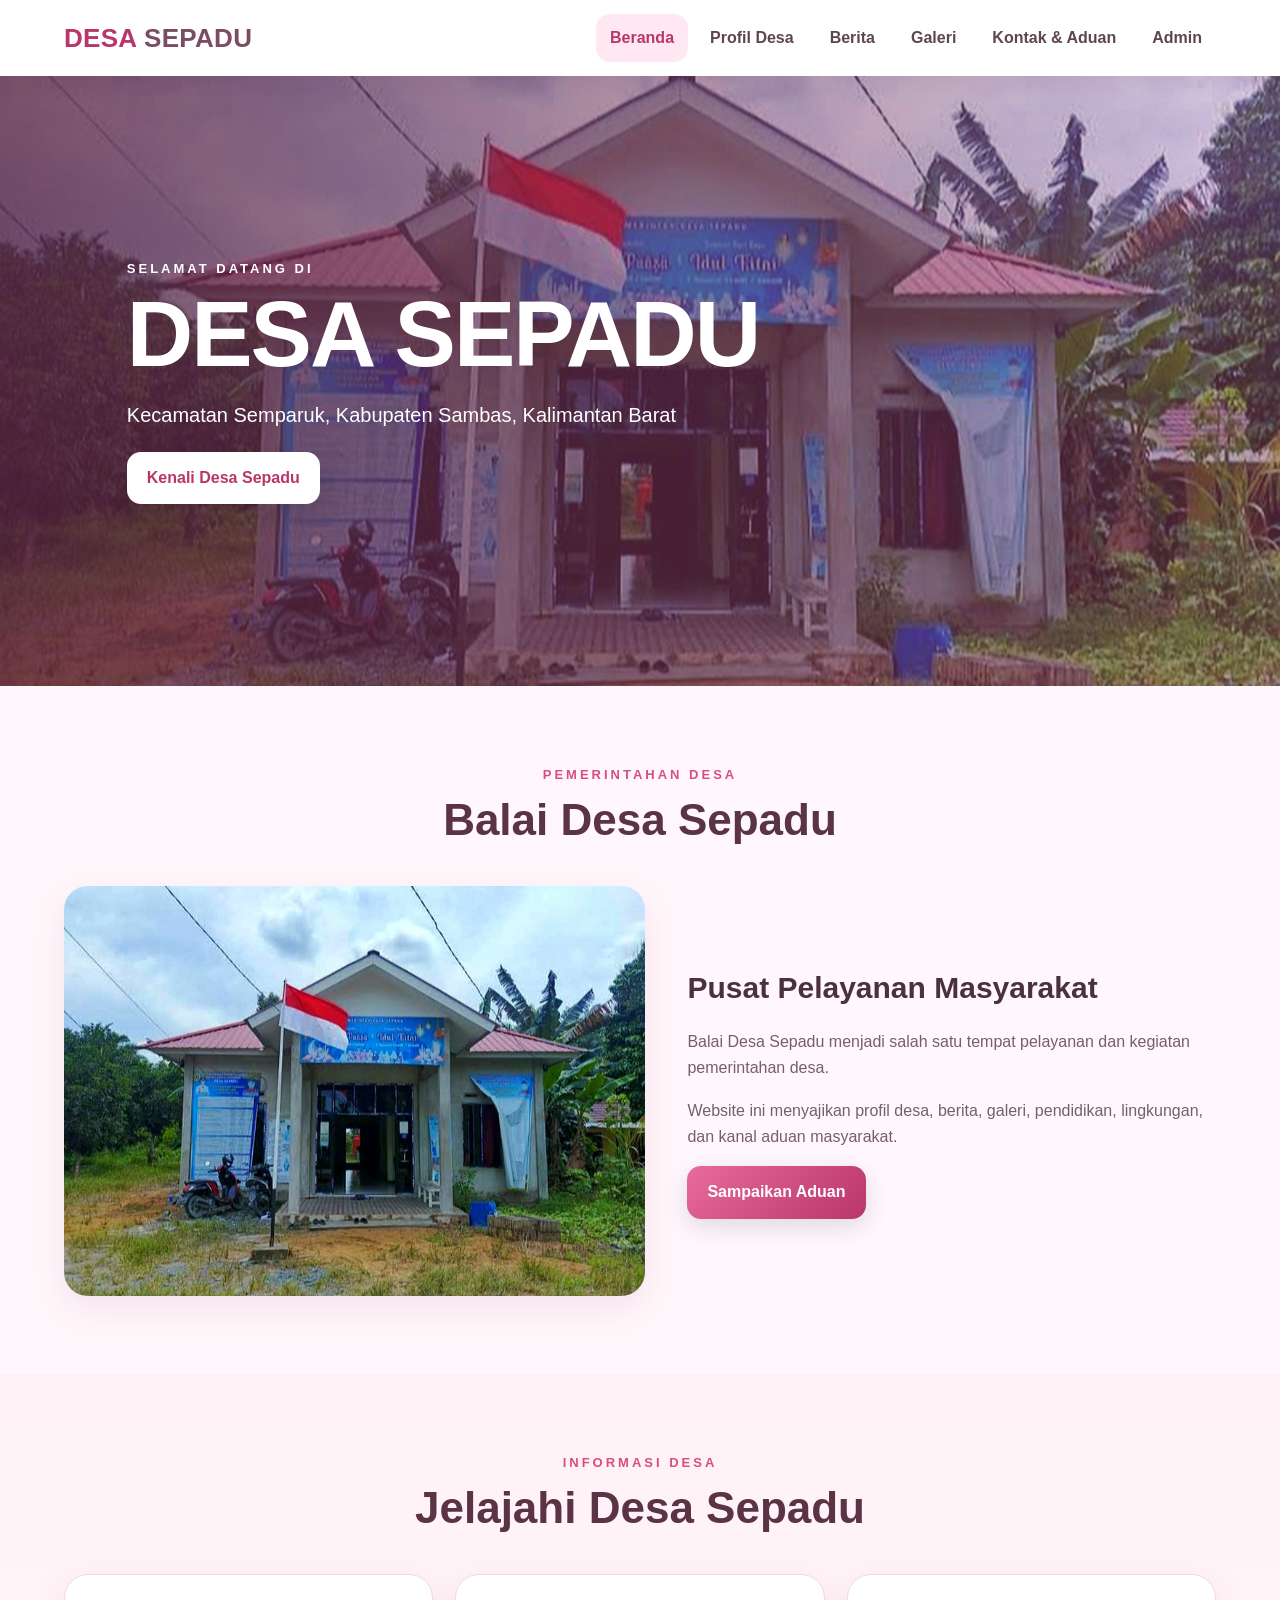
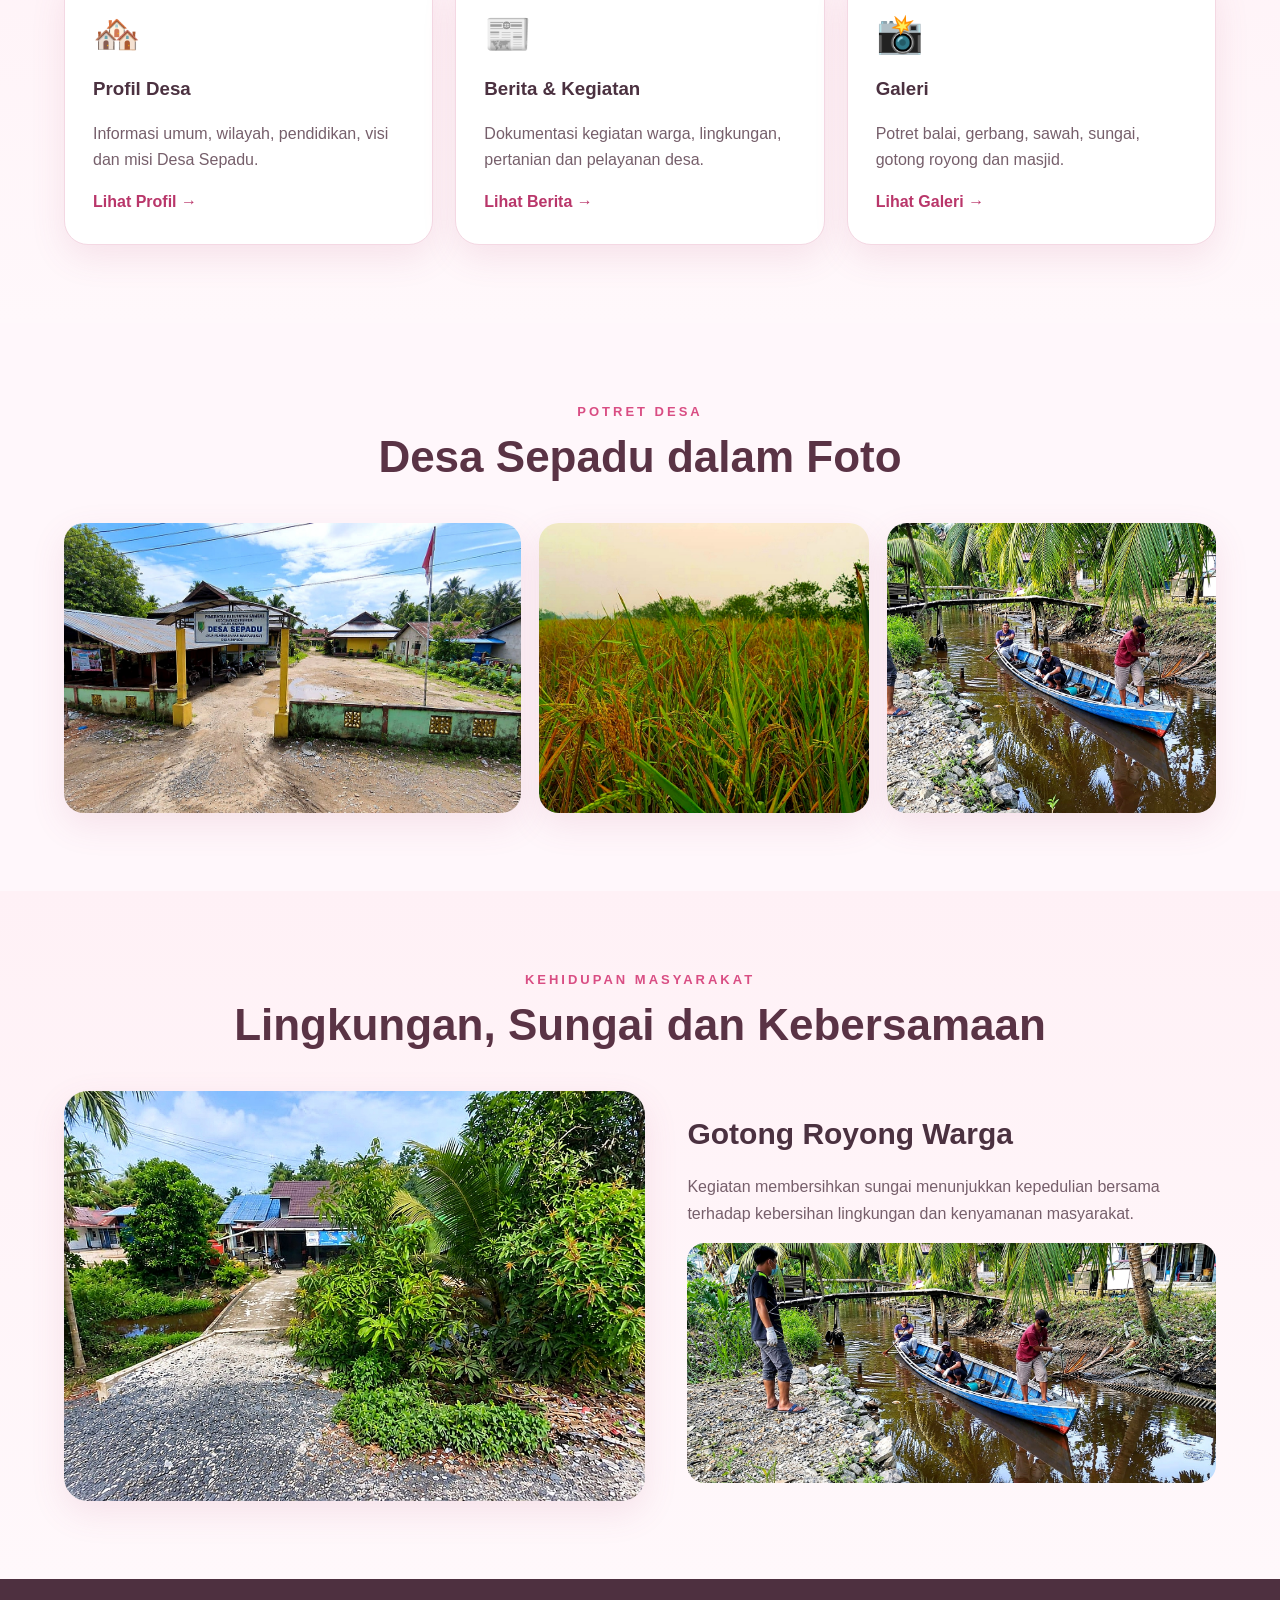
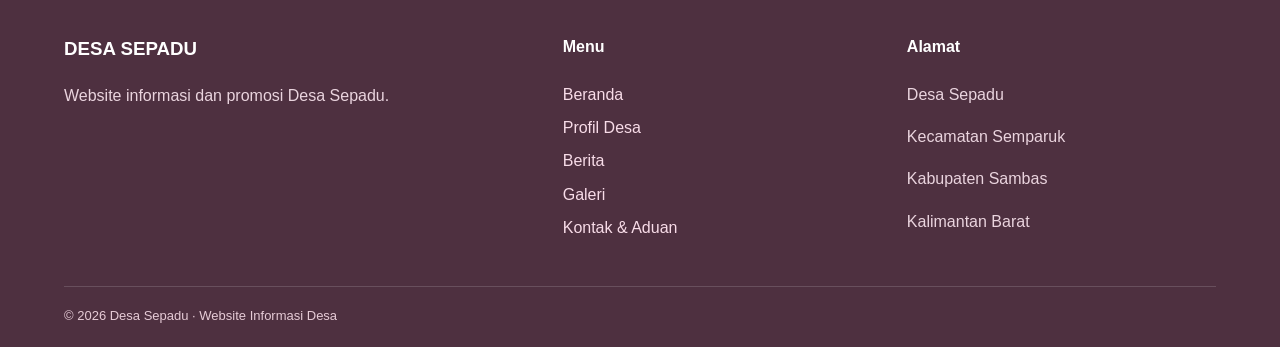
<file: index.html>
<!doctype html><html lang="id"><head><meta charset="UTF-8"><meta name="viewport" content="width=device-width,initial-scale=1"><link rel="icon" href="favicon.svg"><link rel="stylesheet" href="style.css"><title>Desa Sepadu | Beranda</title></head><body><header><nav class="navbar"><a href="index.html" class="logo">DESA <span>SEPADU</span></a><ul class="nav-menu"><li><a href="index.html">Beranda</a></li><li><a href="profil.html">Profil Desa</a></li><li><a href="berita.html">Berita</a></li><li><a href="galeri.html">Galeri</a></li><li><a href="kontak.html">Kontak & Aduan</a></li><li><a href="admin.html">Admin</a></li></ul><button class="menu-toggle" onclick="toggleMenu()" type="button">☰</button></nav></header><main><section class="hero"><div class="hero-content"><p class="subtitle">SELAMAT DATANG DI</p><h1>DESA SEPADU</h1><p class="lead">Kecamatan Semparuk, Kabupaten Sambas, Kalimantan Barat</p><a class="btn" href="profil.html">Kenali Desa Sepadu</a></div></section><section class="section"><div class="section-title"><p>PEMERINTAHAN DESA</p><h2>Balai Desa Sepadu</h2></div><div class="welcome"><div class="welcome-image"><img src="balai-desa-baru.jpg" alt="Balai Desa Sepadu dengan bendera Merah Putih"></div><div class="welcome-text"><h3>Pusat Pelayanan Masyarakat</h3><p>Balai Desa Sepadu menjadi salah satu tempat pelayanan dan kegiatan pemerintahan desa.</p><p>Website ini menyajikan profil desa, berita, galeri, pendidikan, lingkungan, dan kanal aduan masyarakat.</p><a class="btn pink" href="kontak.html#aduan">Sampaikan Aduan</a></div></div></section><section class="section section-soft"><div class="section-title"><p>INFORMASI DESA</p><h2>Jelajahi Desa Sepadu</h2></div><div class="cards"><div class="card"><div class="icon">🏘️</div><h3>Profil Desa</h3><p>Informasi umum, wilayah, pendidikan, visi dan misi Desa Sepadu.</p><a href="profil.html">Lihat Profil →</a></div><div class="card"><div class="icon">📰</div><h3>Berita & Kegiatan</h3><p>Dokumentasi kegiatan warga, lingkungan, pertanian dan pelayanan desa.</p><a href="berita.html">Lihat Berita →</a></div><div class="card"><div class="icon">📸</div><h3>Galeri</h3><p>Potret balai, gerbang, sawah, sungai, gotong royong dan masjid.</p><a href="galeri.html">Lihat Galeri →</a></div></div></section><section class="section"><div class="section-title"><p>POTRET DESA</p><h2>Desa Sepadu dalam Foto</h2></div><div class="home-gallery"><img src="gerbang-desa-sepadu.jpg" alt="Gerbang Desa Sepadu"><img src="sawah-baru.jpg" alt="Sawah Desa Sepadu"><img src="gotong-royong-sungai.jpg" alt="Gotong royong warga membersihkan sungai"></div></section><section class="section section-soft"><div class="section-title"><p>KEHIDUPAN MASYARAKAT</p><h2>Lingkungan, Sungai dan Kebersamaan</h2></div><div class="welcome"><div class="welcome-image"><img src="lingkungan-desa.jpg" alt="Lingkungan Desa Sepadu"></div><div class="welcome-text"><h3>Gotong Royong Warga</h3><p>Kegiatan membersihkan sungai menunjukkan kepedulian bersama terhadap kebersihan lingkungan dan kenyamanan masyarakat.</p><img src="gotong-royong-sungai.jpg" alt="Kegiatan gotong royong sungai" style="width:100%;height:240px;object-fit:cover;border-radius:18px"></div></div></section></main><footer><div class="footer-container"><div><h3>DESA SEPADU</h3><p>Website informasi dan promosi Desa Sepadu.</p></div><div><h4>Menu</h4><a href="index.html">Beranda</a><a href="profil.html">Profil Desa</a><a href="berita.html">Berita</a><a href="galeri.html">Galeri</a><a href="kontak.html">Kontak & Aduan</a></div><div><h4>Alamat</h4><p>Desa Sepadu</p><p>Kecamatan Semparuk</p><p>Kabupaten Sambas</p><p>Kalimantan Barat</p></div></div><div class="copyright">© 2026 Desa Sepadu · Website Informasi Desa</div></footer><div id="toast" class="toast"></div><script src="config.js?v=20260919-2"></script><script src="script.js?v=20260919-2"></script></body></html>
</file>
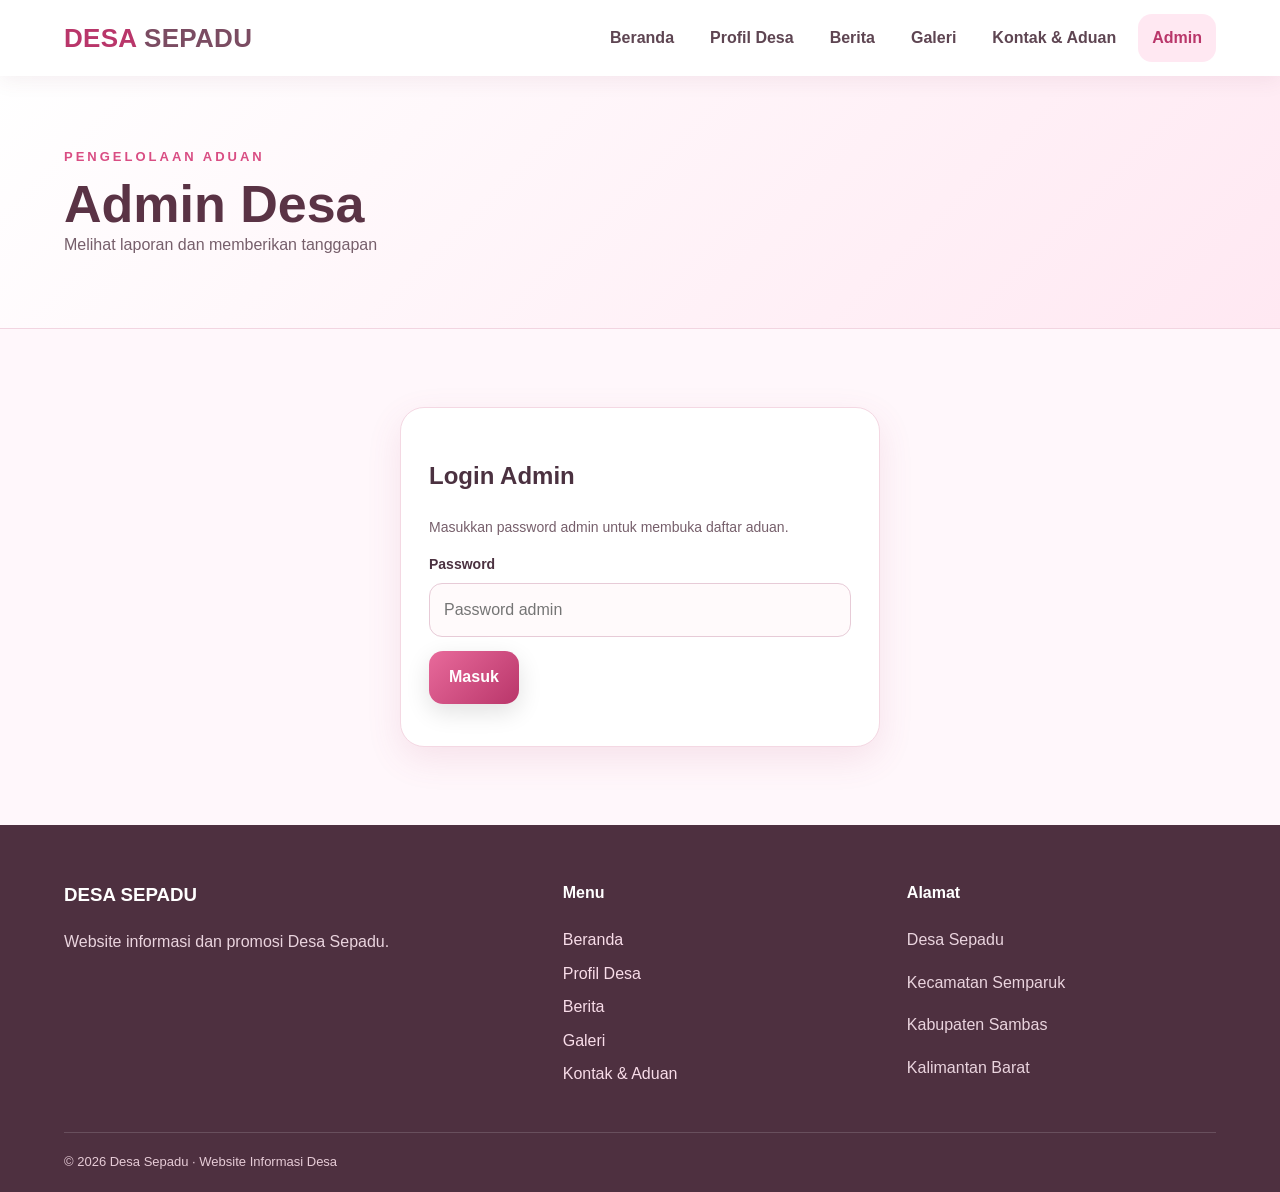
<file: admin.html>
<!doctype html><html lang="id"><head><meta charset="UTF-8"><meta name="viewport" content="width=device-width,initial-scale=1"><link rel="icon" href="favicon.svg"><link rel="stylesheet" href="style.css"><title>Desa Sepadu | Admin</title></head><body><header><nav class="navbar"><a href="index.html" class="logo">DESA <span>SEPADU</span></a><ul class="nav-menu"><li><a href="index.html">Beranda</a></li><li><a href="profil.html">Profil Desa</a></li><li><a href="berita.html">Berita</a></li><li><a href="galeri.html">Galeri</a></li><li><a href="kontak.html">Kontak & Aduan</a></li><li><a href="admin.html">Admin</a></li></ul><button class="menu-toggle" onclick="toggleMenu()" type="button">☰</button></nav></header><main><section class="page-header"><div><p>PENGELOLAAN ADUAN</p><h1>Admin Desa</h1><span>Melihat laporan dan memberikan tanggapan</span></div></section><section class="section"><div id="adminLogin" class="admin-panel admin-login"><h2>Login Admin</h2><p class="helper">Masukkan password admin untuk membuka daftar aduan.</p><form onsubmit="adminLogin(event)"><div class="field"><label>Password</label><input id="adminKey" type="password" required placeholder="Password admin"></div><button class="btn pink" style="margin-top:14px" type="submit">Masuk</button><p id="loginMsg" class="helper"></p></form></div><div id="adminApp" class="admin-panel" style="display:none"><div style="display:flex;justify-content:space-between;gap:12px;align-items:center;flex-wrap:wrap"><div><h2>Daftar Aduan</h2><p class="helper">Data aduan dimuat langsung dari Google Sheets melalui Google Apps Script.</p></div><button class="btn soft" onclick="logoutAdmin()">Keluar</button></div><div id="adminList" class="admin-list" style="margin-top:20px"></div></div></section></main><footer><div class="footer-container"><div><h3>DESA SEPADU</h3><p>Website informasi dan promosi Desa Sepadu.</p></div><div><h4>Menu</h4><a href="index.html">Beranda</a><a href="profil.html">Profil Desa</a><a href="berita.html">Berita</a><a href="galeri.html">Galeri</a><a href="kontak.html">Kontak & Aduan</a></div><div><h4>Alamat</h4><p>Desa Sepadu</p><p>Kecamatan Semparuk</p><p>Kabupaten Sambas</p><p>Kalimantan Barat</p></div></div><div class="copyright">© 2026 Desa Sepadu · Website Informasi Desa</div></footer><div id="toast" class="toast"></div><script src="config.js?v=20260919-2"></script><script src="script.js?v=20260919-2"></script></body></html>
</file>
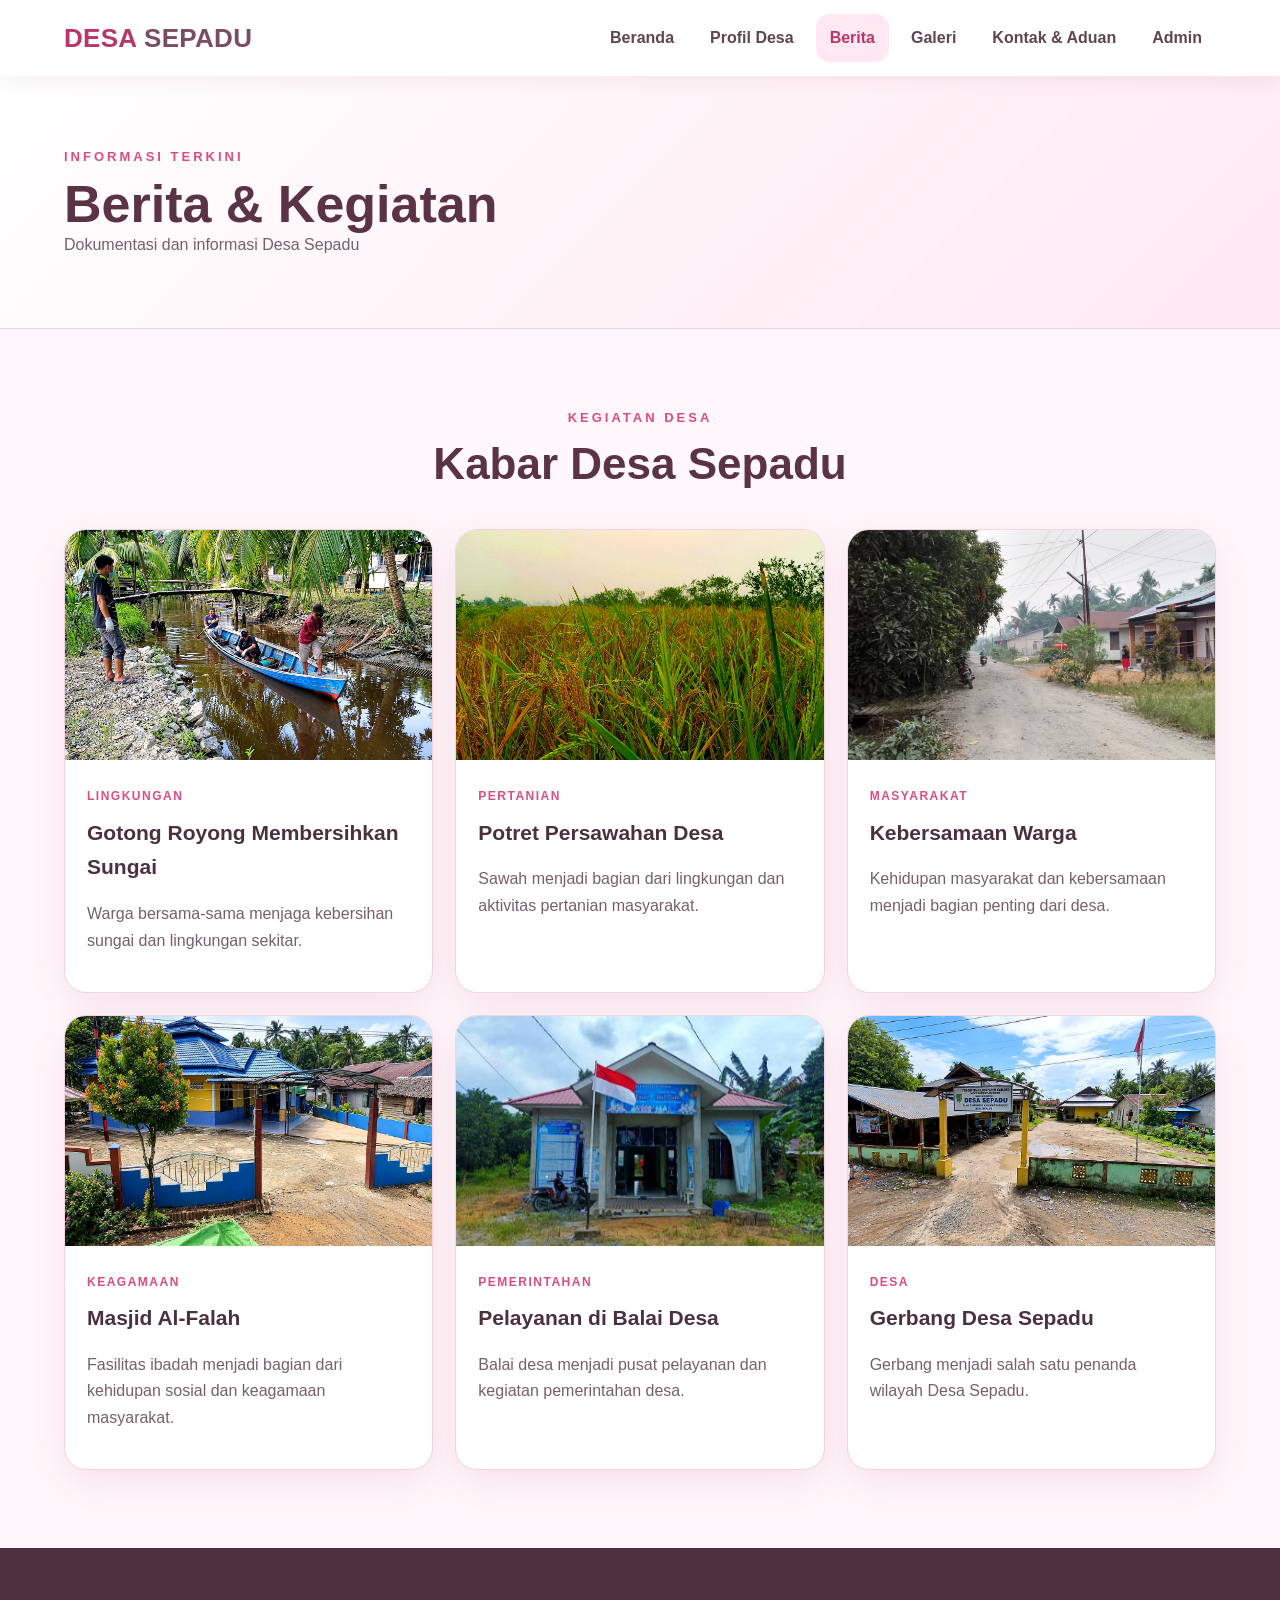
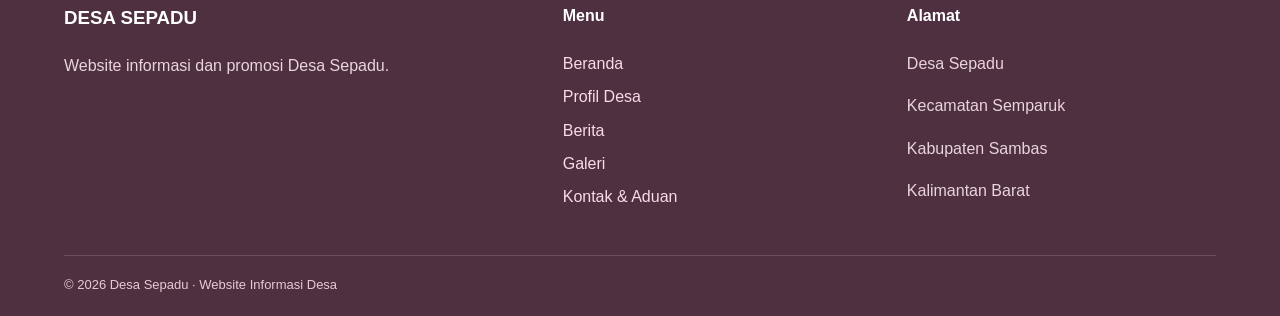
<file: berita.html>
<!doctype html><html lang="id"><head><meta charset="UTF-8"><meta name="viewport" content="width=device-width,initial-scale=1"><link rel="icon" href="favicon.svg"><link rel="stylesheet" href="style.css"><title>Desa Sepadu | Berita</title></head><body><header><nav class="navbar"><a href="index.html" class="logo">DESA <span>SEPADU</span></a><ul class="nav-menu"><li><a href="index.html">Beranda</a></li><li><a href="profil.html">Profil Desa</a></li><li><a href="berita.html">Berita</a></li><li><a href="galeri.html">Galeri</a></li><li><a href="kontak.html">Kontak & Aduan</a></li><li><a href="admin.html">Admin</a></li></ul><button class="menu-toggle" onclick="toggleMenu()" type="button">☰</button></nav></header><main><section class="page-header"><div><p>INFORMASI TERKINI</p><h1>Berita & Kegiatan</h1><span>Dokumentasi dan informasi Desa Sepadu</span></div></section><section class="section"><div class="section-title"><p>KEGIATAN DESA</p><h2>Kabar Desa Sepadu</h2></div><div class="berita-container"><article class="berita-card"><img src="gotong-royong-sungai.jpg" alt="Gotong Royong Membersihkan Sungai"><div class="berita-content"><span class="tanggal">LINGKUNGAN</span><h3>Gotong Royong Membersihkan Sungai</h3><p>Warga bersama-sama menjaga kebersihan sungai dan lingkungan sekitar.</p></div></article><article class="berita-card"><img src="sawah-baru.jpg" alt="Potret Persawahan Desa"><div class="berita-content"><span class="tanggal">PERTANIAN</span><h3>Potret Persawahan Desa</h3><p>Sawah menjadi bagian dari lingkungan dan aktivitas pertanian masyarakat.</p></div></article><article class="berita-card"><img src="masyarakat.jpeg" alt="Kebersamaan Warga"><div class="berita-content"><span class="tanggal">MASYARAKAT</span><h3>Kebersamaan Warga</h3><p>Kehidupan masyarakat dan kebersamaan menjadi bagian penting dari desa.</p></div></article><article class="berita-card"><img src="masjid-al-falah.jpg" alt="Masjid Al-Falah"><div class="berita-content"><span class="tanggal">KEAGAMAAN</span><h3>Masjid Al-Falah</h3><p>Fasilitas ibadah menjadi bagian dari kehidupan sosial dan keagamaan masyarakat.</p></div></article><article class="berita-card"><img src="balai-desa-baru.jpg" alt="Pelayanan di Balai Desa"><div class="berita-content"><span class="tanggal">PEMERINTAHAN</span><h3>Pelayanan di Balai Desa</h3><p>Balai desa menjadi pusat pelayanan dan kegiatan pemerintahan desa.</p></div></article><article class="berita-card"><img src="gerbang-desa-sepadu.jpg" alt="Gerbang Desa Sepadu"><div class="berita-content"><span class="tanggal">DESA</span><h3>Gerbang Desa Sepadu</h3><p>Gerbang menjadi salah satu penanda wilayah Desa Sepadu.</p></div></article></div></section></main><footer><div class="footer-container"><div><h3>DESA SEPADU</h3><p>Website informasi dan promosi Desa Sepadu.</p></div><div><h4>Menu</h4><a href="index.html">Beranda</a><a href="profil.html">Profil Desa</a><a href="berita.html">Berita</a><a href="galeri.html">Galeri</a><a href="kontak.html">Kontak & Aduan</a></div><div><h4>Alamat</h4><p>Desa Sepadu</p><p>Kecamatan Semparuk</p><p>Kabupaten Sambas</p><p>Kalimantan Barat</p></div></div><div class="copyright">© 2026 Desa Sepadu · Website Informasi Desa</div></footer><div id="toast" class="toast"></div><script src="config.js?v=20260919-2"></script><script src="script.js?v=20260919-2"></script></body></html>
</file>
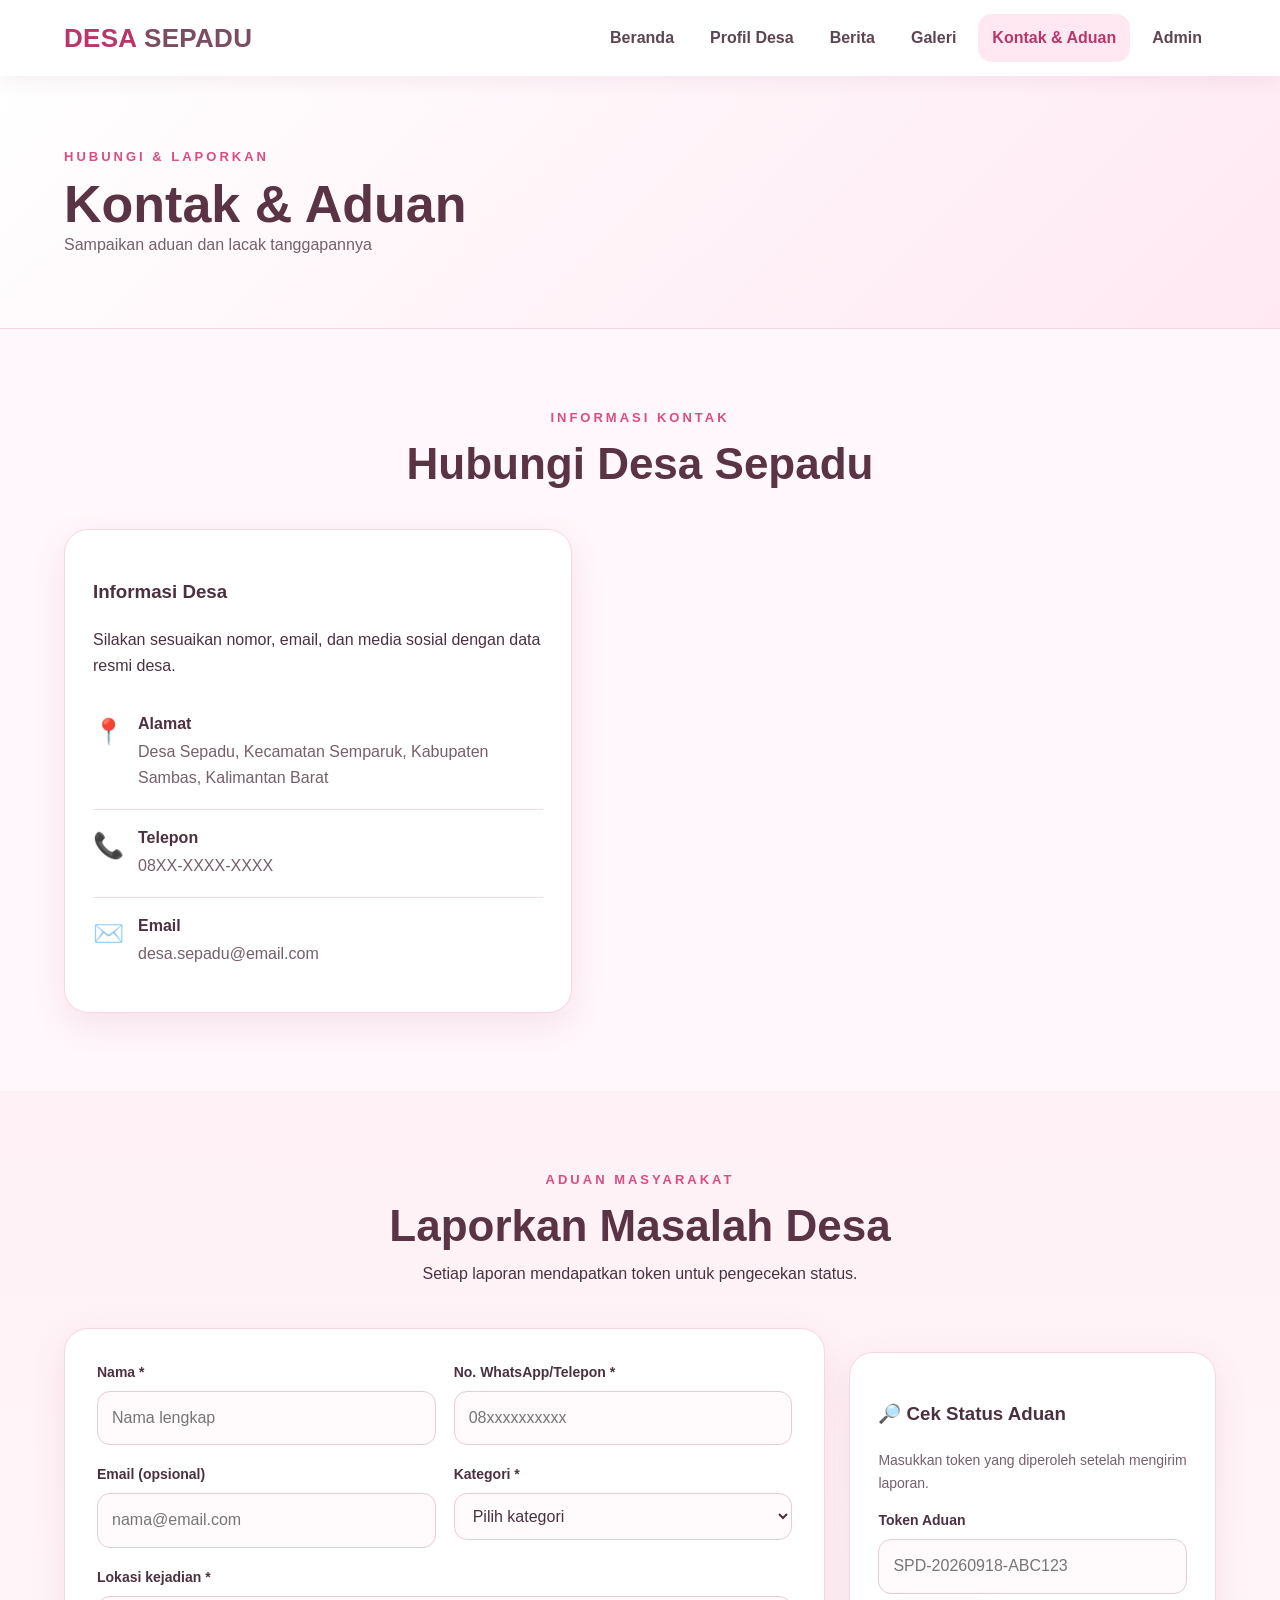
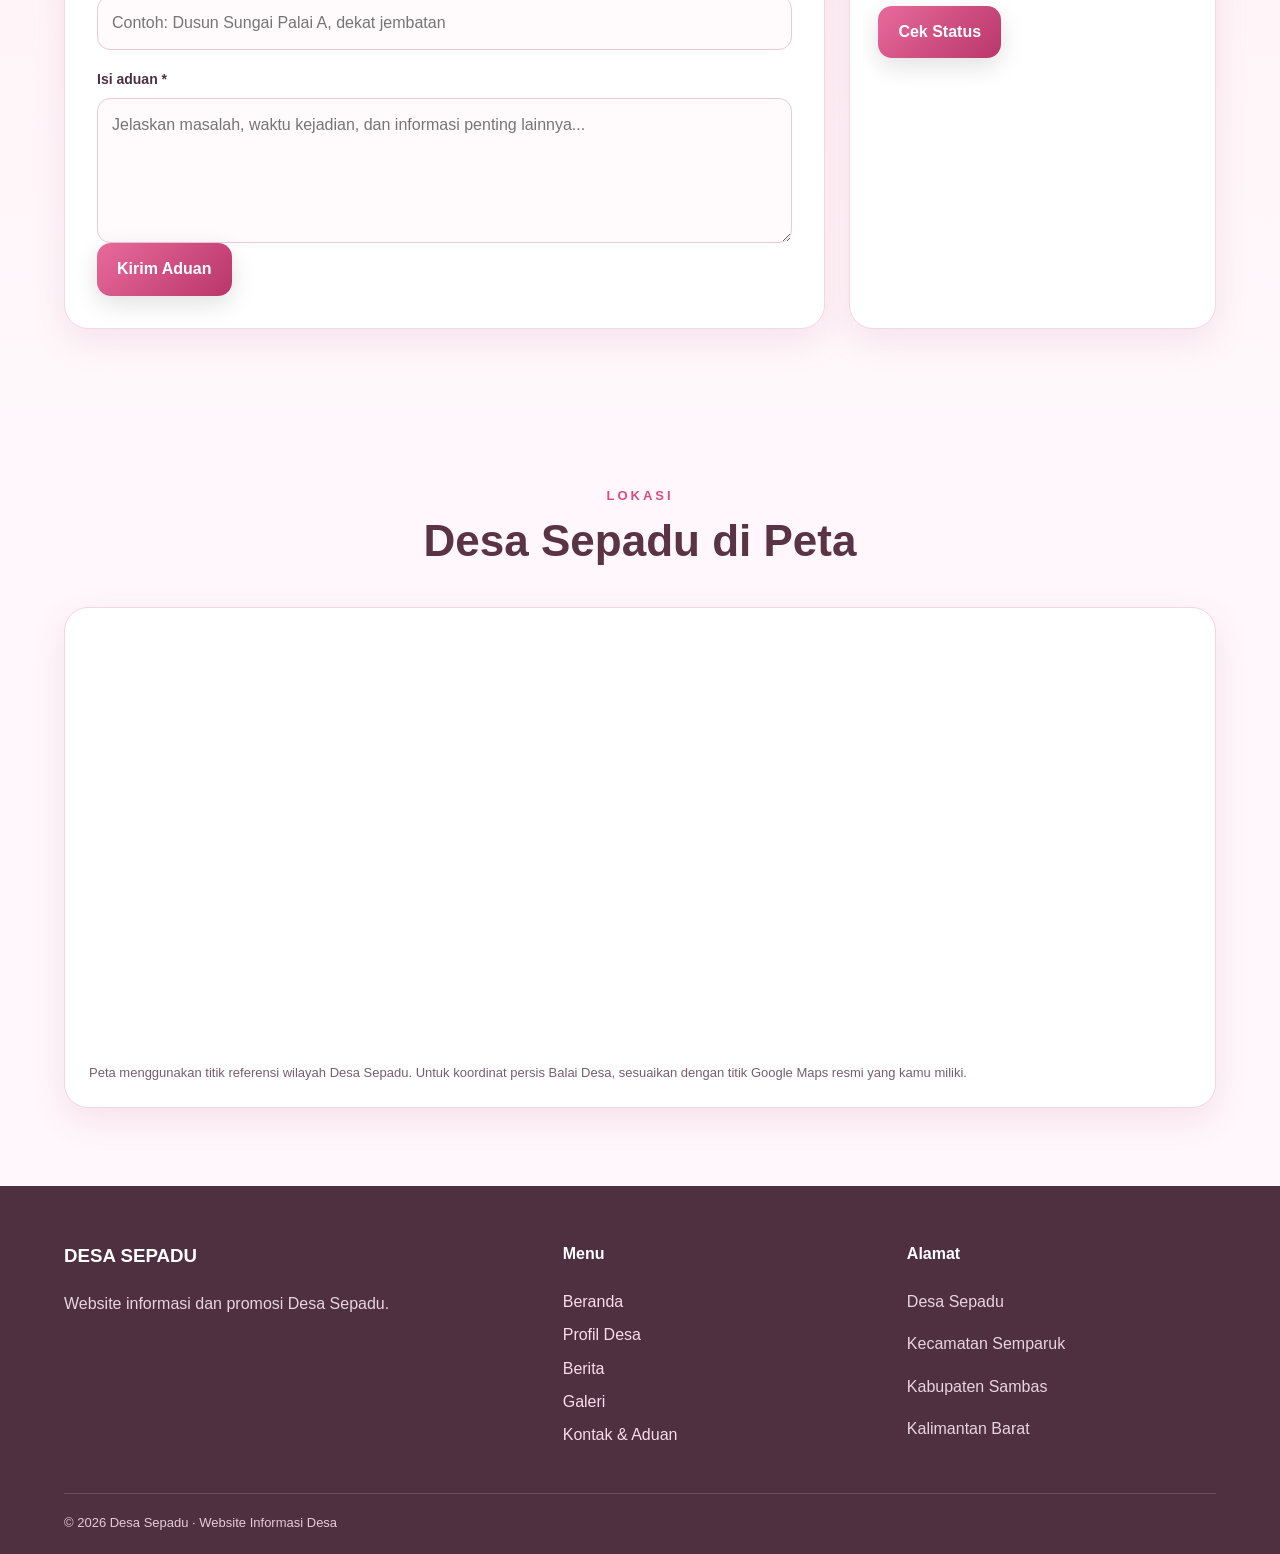
<file: kontak.html>
<!doctype html><html lang="id"><head><meta charset="UTF-8"><meta name="viewport" content="width=device-width,initial-scale=1"><link rel="icon" href="favicon.svg"><link rel="stylesheet" href="style.css"><title>Desa Sepadu | Kontak & Aduan</title></head><body><header><nav class="navbar"><a href="index.html" class="logo">DESA <span>SEPADU</span></a><ul class="nav-menu"><li><a href="index.html">Beranda</a></li><li><a href="profil.html">Profil Desa</a></li><li><a href="berita.html">Berita</a></li><li><a href="galeri.html">Galeri</a></li><li><a href="kontak.html">Kontak & Aduan</a></li><li><a href="admin.html">Admin</a></li></ul><button class="menu-toggle" onclick="toggleMenu()" type="button">☰</button></nav></header><main><section class="page-header"><div><p>HUBUNGI & LAPORKAN</p><h1>Kontak & Aduan</h1><span>Sampaikan aduan dan lacak tanggapannya</span></div></section><section class="section"><div class="section-title"><p>INFORMASI KONTAK</p><h2>Hubungi Desa Sepadu</h2></div><div class="kontak-container"><div class="kontak-info"><h3>Informasi Desa</h3><p>Silakan sesuaikan nomor, email, dan media sosial dengan data resmi desa.</p><div class="contact-item"><span>📍</span><div><strong>Alamat</strong><p>Desa Sepadu, Kecamatan Semparuk, Kabupaten Sambas, Kalimantan Barat</p></div></div><div class="contact-item"><span>📞</span><div><strong>Telepon</strong><p>08XX-XXXX-XXXX</p></div></div><div class="contact-item"><span>✉️</span><div><strong>Email</strong><p>desa.sepadu@email.com</p></div></div></div></div></section><section class="section section-soft" id="aduan"><div class="section-title"><p>ADUAN MASYARAKAT</p><h2>Laporkan Masalah Desa</h2><span>Setiap laporan mendapatkan token untuk pengecekan status.</span></div><div class="aduan-layout"><div class="aduan-card"><form id="aduanForm" onsubmit="submitAduan(event)"><div class="form-grid"><div class="field"><label for="aduanNama">Nama *</label><input id="aduanNama" required placeholder="Nama lengkap"></div><div class="field"><label for="aduanKontak">No. WhatsApp/Telepon *</label><input id="aduanKontak" required placeholder="08xxxxxxxxxx"></div><div class="field"><label for="aduanEmail">Email (opsional)</label><input id="aduanEmail" type="email" placeholder="nama@email.com"></div><div class="field"><label for="aduanKategori">Kategori *</label><select id="aduanKategori" required><option value="">Pilih kategori</option><option>Infrastruktur / Jalan / Jembatan</option><option>Kebersihan / Sungai / Lingkungan</option><option>Pelayanan Administrasi Desa</option><option>Pendidikan</option><option>Kesehatan</option><option>Keamanan / Ketertiban</option><option>Sosial / Kemasyarakatan</option><option>Pertanian</option><option>Lainnya</option></select></div><div class="field full"><label for="aduanLokasi">Lokasi kejadian *</label><input id="aduanLokasi" required placeholder="Contoh: Dusun Sungai Palai A, dekat jembatan"></div><div class="field full"><label for="aduanIsi">Isi aduan *</label><textarea id="aduanIsi" required placeholder="Jelaskan masalah, waktu kejadian, dan informasi penting lainnya..."></textarea></div></div><button class="btn pink" type="submit">Kirim Aduan</button></form><div id="hasilAduan"></div></div><div class="tracking-box"><h3>🔎 Cek Status Aduan</h3><p class="helper">Masukkan token yang diperoleh setelah mengirim laporan.</p><div class="field"><label>Token Aduan</label><input id="trackingToken" placeholder="SPD-20260918-ABC123"></div><button class="btn pink" style="margin-top:12px" onclick="cekAduan()">Cek Status</button><div id="hasilTracking"></div></div></div></section><section class="section"><div class="section-title"><p>LOKASI</p><h2>Desa Sepadu di Peta</h2></div><div class="map-wrap"><iframe src="https://www.google.com/maps?q=1.1475,109.0734&z=15&output=embed" loading="lazy" allowfullscreen title="Peta Desa Sepadu"></iframe><div class="map-caption">Peta menggunakan titik referensi wilayah Desa Sepadu. Untuk koordinat persis Balai Desa, sesuaikan dengan titik Google Maps resmi yang kamu miliki.</div></div></section></main><footer><div class="footer-container"><div><h3>DESA SEPADU</h3><p>Website informasi dan promosi Desa Sepadu.</p></div><div><h4>Menu</h4><a href="index.html">Beranda</a><a href="profil.html">Profil Desa</a><a href="berita.html">Berita</a><a href="galeri.html">Galeri</a><a href="kontak.html">Kontak & Aduan</a></div><div><h4>Alamat</h4><p>Desa Sepadu</p><p>Kecamatan Semparuk</p><p>Kabupaten Sambas</p><p>Kalimantan Barat</p></div></div><div class="copyright">© 2026 Desa Sepadu · Website Informasi Desa</div></footer><div id="toast" class="toast"></div><script src="config.js?v=20260919-2"></script><script src="script.js?v=20260919-2"></script></body></html>
</file>
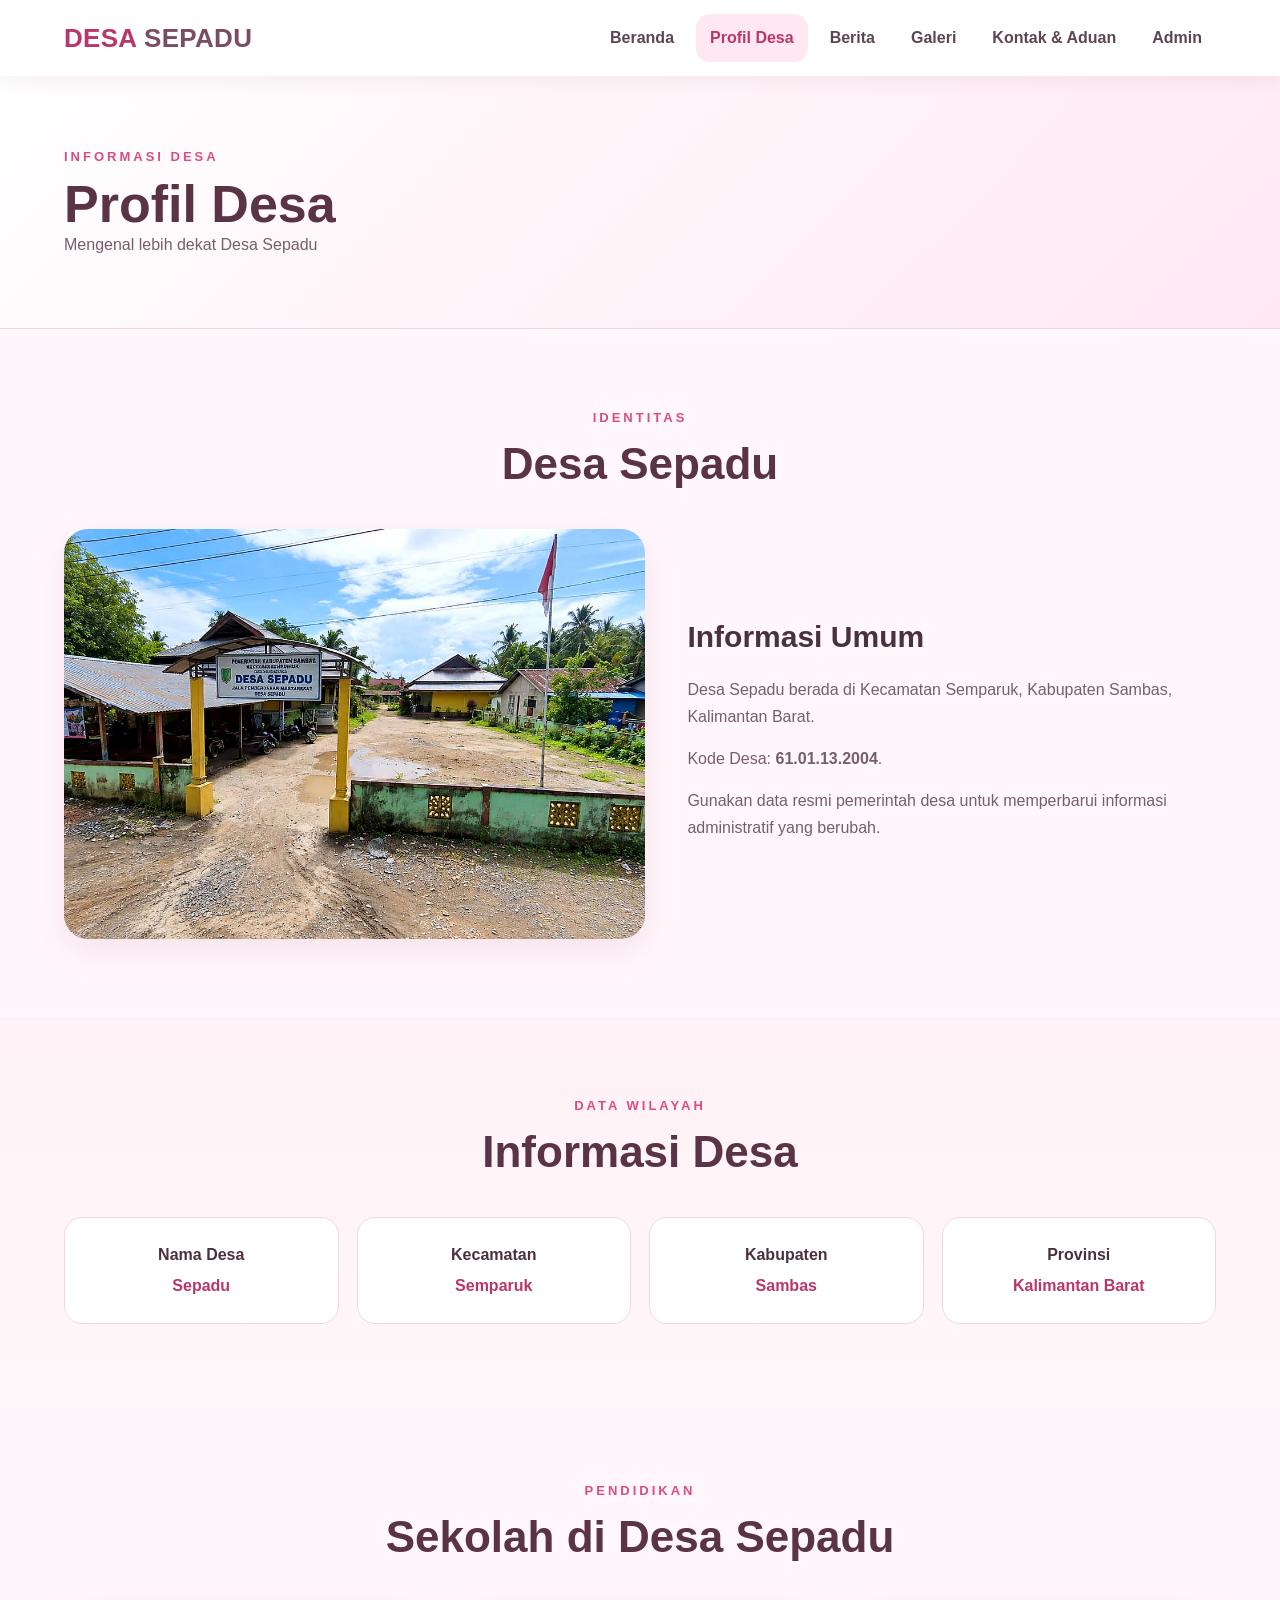
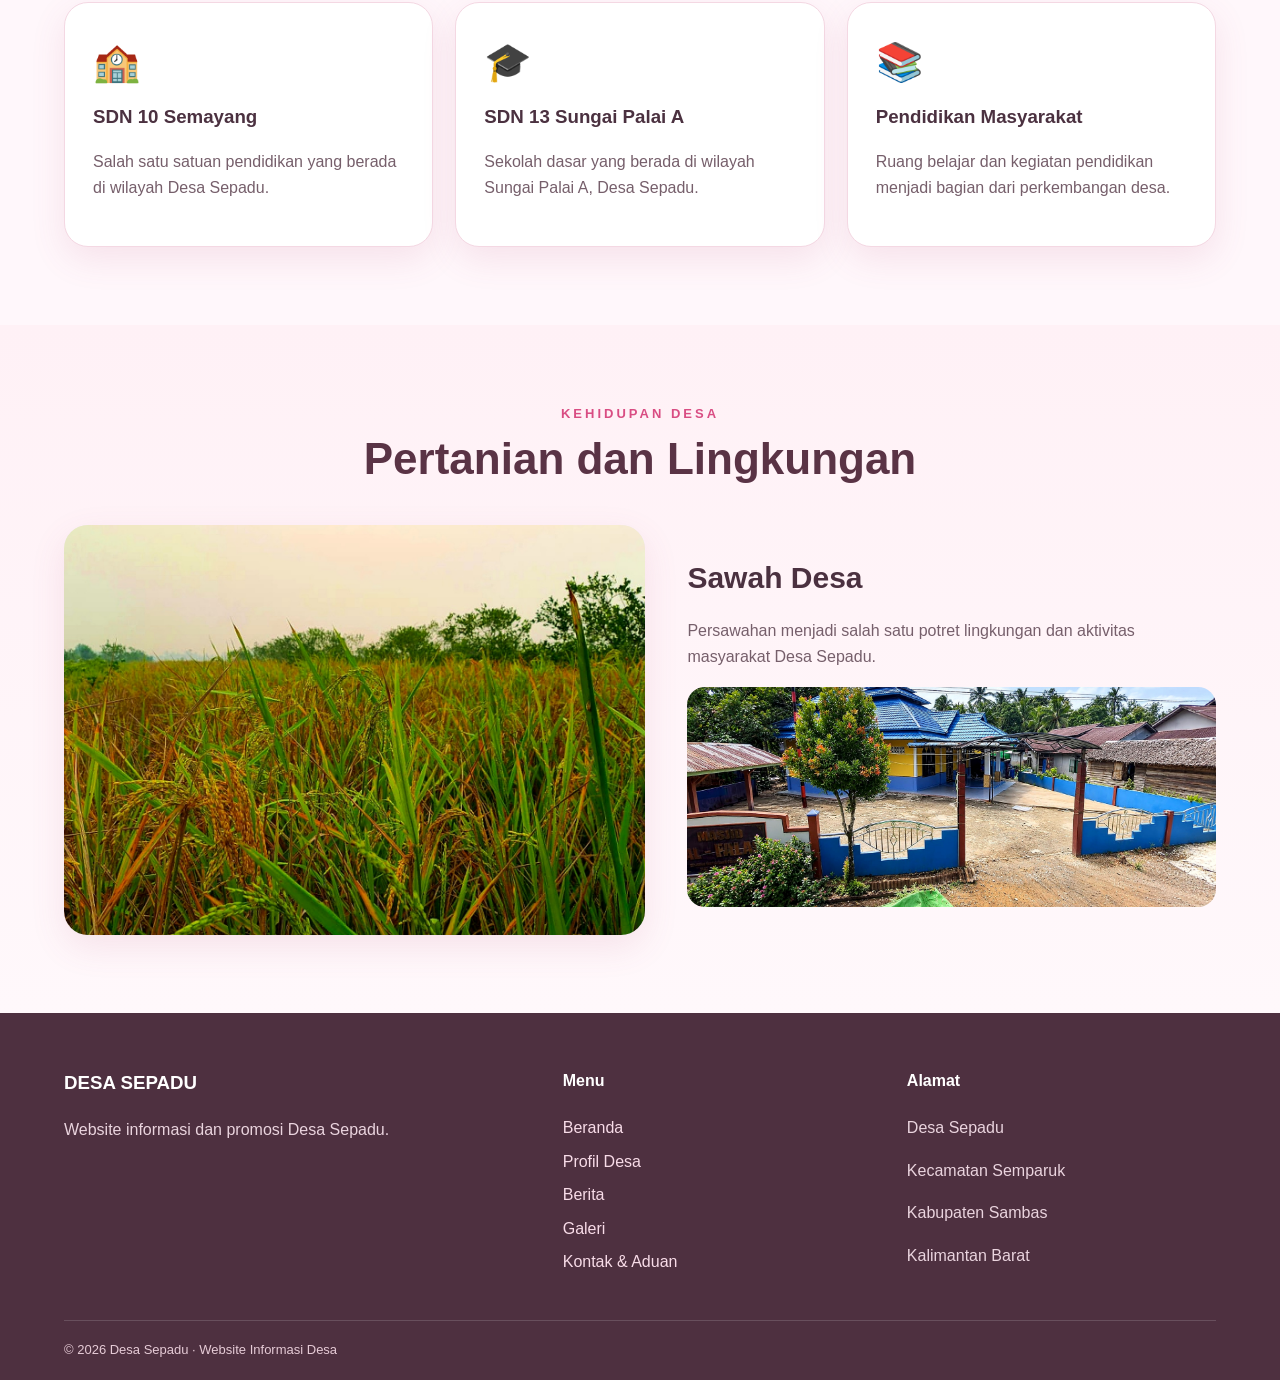
<file: profil.html>
<!doctype html><html lang="id"><head><meta charset="UTF-8"><meta name="viewport" content="width=device-width,initial-scale=1"><link rel="icon" href="favicon.svg"><link rel="stylesheet" href="style.css"><title>Desa Sepadu | Profil Desa</title></head><body><header><nav class="navbar"><a href="index.html" class="logo">DESA <span>SEPADU</span></a><ul class="nav-menu"><li><a href="index.html">Beranda</a></li><li><a href="profil.html">Profil Desa</a></li><li><a href="berita.html">Berita</a></li><li><a href="galeri.html">Galeri</a></li><li><a href="kontak.html">Kontak & Aduan</a></li><li><a href="admin.html">Admin</a></li></ul><button class="menu-toggle" onclick="toggleMenu()" type="button">☰</button></nav></header><main><section class="page-header"><div><p>INFORMASI DESA</p><h1>Profil Desa</h1><span>Mengenal lebih dekat Desa Sepadu</span></div></section><section class="section"><div class="section-title"><p>IDENTITAS</p><h2>Desa Sepadu</h2></div><div class="welcome"><div class="welcome-image"><img src="gerbang-desa-sepadu.jpg" alt="Gerbang Desa Sepadu"></div><div class="welcome-text"><h3>Informasi Umum</h3><p>Desa Sepadu berada di Kecamatan Semparuk, Kabupaten Sambas, Kalimantan Barat.</p><p>Kode Desa: <strong>61.01.13.2004</strong>.</p><p>Gunakan data resmi pemerintah desa untuk memperbarui informasi administratif yang berubah.</p></div></div></section><section class="section section-soft"><div class="section-title"><p>DATA WILAYAH</p><h2>Informasi Desa</h2></div><div class="profil-box"><div><strong>Nama Desa</strong><p>Sepadu</p></div><div><strong>Kecamatan</strong><p>Semparuk</p></div><div><strong>Kabupaten</strong><p>Sambas</p></div><div><strong>Provinsi</strong><p>Kalimantan Barat</p></div></div></section><section class="section"><div class="section-title"><p>PENDIDIKAN</p><h2>Sekolah di Desa Sepadu</h2></div><div class="school-grid"><div class="school-card"><div class="school-icon">🏫</div><h3>SDN 10 Semayang</h3><p>Salah satu satuan pendidikan yang berada di wilayah Desa Sepadu.</p></div><div class="school-card"><div class="school-icon">🎓</div><h3>SDN 13 Sungai Palai A</h3><p>Sekolah dasar yang berada di wilayah Sungai Palai A, Desa Sepadu.</p></div><div class="school-card"><div class="school-icon">📚</div><h3>Pendidikan Masyarakat</h3><p>Ruang belajar dan kegiatan pendidikan menjadi bagian dari perkembangan desa.</p></div></div></section><section class="section section-soft"><div class="section-title"><p>KEHIDUPAN DESA</p><h2>Pertanian dan Lingkungan</h2></div><div class="welcome"><div class="welcome-image"><img src="sawah-baru.jpg" alt="Sawah Desa Sepadu"></div><div class="welcome-text"><h3>Sawah Desa</h3><p>Persawahan menjadi salah satu potret lingkungan dan aktivitas masyarakat Desa Sepadu.</p><img src="masjid-al-falah.jpg" alt="Masjid Al-Falah" style="width:100%;height:220px;object-fit:cover;border-radius:18px"></div></div></section></main><footer><div class="footer-container"><div><h3>DESA SEPADU</h3><p>Website informasi dan promosi Desa Sepadu.</p></div><div><h4>Menu</h4><a href="index.html">Beranda</a><a href="profil.html">Profil Desa</a><a href="berita.html">Berita</a><a href="galeri.html">Galeri</a><a href="kontak.html">Kontak & Aduan</a></div><div><h4>Alamat</h4><p>Desa Sepadu</p><p>Kecamatan Semparuk</p><p>Kabupaten Sambas</p><p>Kalimantan Barat</p></div></div><div class="copyright">© 2026 Desa Sepadu · Website Informasi Desa</div></footer><div id="toast" class="toast"></div><script src="config.js?v=20260919-2"></script><script src="script.js?v=20260919-2"></script></body></html>
</file>
<file: style.css>
:root{--pink-50:#fff7fb;--pink-100:#ffe8f2;--pink-200:#ffc9dc;--pink-300:#f6a8c6;--pink-500:#e86a9b;--pink-600:#d94d83;--pink-700:#b9366a;--ink:#4b3140;--muted:#765f6b;--white:#fff;--shadow:0 12px 35px rgba(180,72,116,.12);--radius:24px}
*{box-sizing:border-box}html{scroll-behavior:smooth}body{margin:0;font-family:Inter,Segoe UI,Arial,sans-serif;color:var(--ink);background:var(--pink-50);line-height:1.65}a{color:inherit;text-decoration:none}img{max-width:100%;display:block}button,input,select,textarea{font:inherit}.navbar{height:76px;background:rgba(255,255,255,.96);backdrop-filter:blur(12px);display:flex;align-items:center;justify-content:space-between;padding:0 max(5vw,24px);position:sticky;top:0;z-index:50;box-shadow:0 4px 20px rgba(112,48,78,.08)}.logo{font-size:26px;font-weight:900;letter-spacing:.3px;color:var(--pink-700)}.logo span{color:#7b4c62}.nav-menu{list-style:none;display:flex;gap:8px;margin:0;padding:0}.nav-menu a{display:block;padding:11px 14px;border-radius:14px;font-weight:700;color:#5e4552;transition:.2s}.nav-menu a:hover,.nav-menu a.active{background:var(--pink-100);color:var(--pink-700)}.menu-toggle{display:none;border:0;background:var(--pink-100);color:var(--pink-700);font-size:25px;border-radius:12px;padding:6px 12px}
.hero{min-height:610px;display:flex;align-items:center;background:linear-gradient(90deg,rgba(94,36,65,.78),rgba(231,106,155,.30)),url('balai-desa-baru.jpg') center/cover no-repeat}.hero-content{max-width:1180px;width:100%;margin:auto;padding:90px 6vw;color:white}.hero .subtitle,.page-header p,.section-title>p{letter-spacing:3px;font-weight:800;font-size:13px;margin:0 0 10px}.hero h1{font-size:clamp(52px,8vw,92px);line-height:.98;margin:0 0 20px;letter-spacing:-2px}.hero .lead{font-size:20px;max-width:700px}.btn{display:inline-flex;align-items:center;justify-content:center;border:0;border-radius:14px;padding:13px 20px;background:white;color:var(--pink-700);font-weight:800;cursor:pointer;box-shadow:0 8px 24px rgba(0,0,0,.12);transition:.2s}.btn:hover{transform:translateY(-2px)}.btn.pink{background:linear-gradient(135deg,var(--pink-500),var(--pink-700));color:white}.btn.soft{background:var(--pink-100);box-shadow:none}
.section{padding:78px max(5vw,24px)}.section-soft{background:linear-gradient(180deg,#fff1f6,#fff8fb)}.section-title{text-align:center;max-width:850px;margin:0 auto 40px}.section-title>p,.page-header p{color:var(--pink-600)}.section-title h2{font-size:clamp(30px,4vw,44px);line-height:1.15;margin:0 0 10px;color:#5a3345}.welcome{max-width:1180px;margin:auto;display:grid;grid-template-columns:1.1fr 1fr;gap:42px;align-items:center}.welcome-image{overflow:hidden;border-radius:var(--radius);box-shadow:var(--shadow);background:#eee}.welcome-image img{width:100%;height:410px;object-fit:cover;transition:transform .4s}.welcome-image:hover img{transform:scale(1.025)}.welcome-text h3{font-size:30px;margin:0 0 10px}.welcome-text p{color:var(--muted)}.cards,.school-grid{max-width:1180px;margin:auto;display:grid;grid-template-columns:repeat(3,1fr);gap:22px}.card,.school-card,.aduan-card,.tracking-box,.kontak-info,.contact-form,.admin-panel{background:white;border:1px solid #f4d8e3;border-radius:var(--radius);padding:28px;box-shadow:var(--shadow)}.card .icon,.school-icon{font-size:38px}.card h3,.school-card h3{margin:8px 0}.card p,.school-card p{color:var(--muted)}.card a{color:var(--pink-700);font-weight:800}.home-gallery{max-width:1180px;margin:auto;display:grid;grid-template-columns:1.25fr .9fr .9fr;gap:18px}.home-gallery img{height:290px;width:100%;object-fit:cover;border-radius:20px;box-shadow:var(--shadow)}.page-header{padding:70px max(5vw,24px);background:linear-gradient(135deg,#fff,#ffe8f2);border-bottom:1px solid #f2d5e1}.page-header>div{max-width:1180px;margin:auto}.page-header h1{font-size:52px;line-height:1.05;margin:0;color:#5a3345}.page-header span{color:var(--muted)}.profil-box{max-width:1180px;margin:auto;display:grid;grid-template-columns:repeat(4,1fr);gap:18px}.profil-box>div{background:white;padding:24px;border-radius:18px;border:1px solid #f3d6e1;text-align:center}.profil-box p{margin:4px 0 0;color:var(--pink-700);font-weight:800}.visi-misi{max-width:1180px;margin:auto;display:grid;grid-template-columns:1fr 1fr;gap:24px}.visi,.misi{background:white;padding:30px;border-radius:22px;border:1px solid #f3d6e1;box-shadow:var(--shadow)}.misi li{margin:8px 0}.berita-container{max-width:1180px;margin:auto;display:grid;grid-template-columns:repeat(3,1fr);gap:22px}.berita-card{overflow:hidden;background:#fff;border-radius:22px;border:1px solid #f1d5e0;box-shadow:var(--shadow)}.berita-card img{width:100%;height:230px;object-fit:cover}.berita-content{padding:22px}.tanggal{font-size:12px;font-weight:900;color:var(--pink-600);letter-spacing:1.5px}.berita-content h3{margin:7px 0;font-size:21px}.berita-content p{color:var(--muted)}.galeri-container{max-width:1200px;margin:auto;display:grid;grid-template-columns:repeat(4,1fr);gap:18px}.galeri-item{overflow:hidden;background:white;border-radius:20px;border:1px solid #f2d7e1;box-shadow:var(--shadow)}.galeri-item img{height:220px;width:100%;object-fit:cover;cursor:zoom-in;transition:.3s}.galeri-item:hover img{transform:scale(1.04)}.galeri-caption{padding:15px 17px}.galeri-caption h3{margin:0;font-size:18px}.galeri-caption p{margin:3px 0;color:var(--muted);font-size:14px}.image-modal{display:none;position:fixed;inset:0;background:rgba(48,19,34,.9);z-index:100;align-items:center;justify-content:center;padding:30px}.image-modal.open{display:flex}.image-modal img{max-height:90vh;max-width:92vw;border-radius:18px}.close-modal{position:absolute;top:20px;right:30px;color:#fff;font-size:45px;cursor:pointer}
.kontak-container{max-width:1180px;margin:auto;display:grid;grid-template-columns:.9fr 1.1fr;gap:24px}.contact-item{display:flex;gap:14px;padding:15px 0;border-bottom:1px solid #f2dbe4}.contact-item:last-child{border-bottom:0}.contact-item>span{font-size:25px}.contact-item p{margin:2px 0;color:var(--muted)}.form-grid{display:grid;grid-template-columns:1fr 1fr;gap:18px}.field{display:flex;flex-direction:column;gap:7px}.field.full{grid-column:1/-1}.field label{font-weight:800;font-size:14px}.field input,.field select,.field textarea,.admin-actions input{width:100%;border:1px solid #e7cbd7;background:#fffafb;border-radius:13px;padding:13px 14px;outline:none;color:var(--ink);transition:.2s}.field input:focus,.field select:focus,.field textarea:focus,.admin-actions input:focus{border-color:var(--pink-500);box-shadow:0 0 0 4px rgba(232,106,155,.12)}.field textarea{resize:vertical;min-height:145px}.aduan-layout{max-width:1180px;margin:auto;display:grid;grid-template-columns:1.35fr .65fr;gap:24px}.aduan-card{padding:32px}.tracking-box{margin-top:24px}.helper{color:var(--muted);font-size:14px}.token-box{margin-top:18px;background:#fff0f6;border:1px dashed var(--pink-500);border-radius:16px;padding:18px}.token{font-size:24px;font-weight:900;color:var(--pink-700);letter-spacing:1px}.status-card{margin-top:18px;padding:18px;border-radius:16px;background:#fff6fa;border:1px solid #f2d4e0}.badge{display:inline-block;padding:5px 10px;border-radius:999px;background:var(--pink-100);color:var(--pink-700);font-size:12px;font-weight:900}.map-wrap{max-width:1180px;margin:auto;background:#fff;padding:10px;border-radius:24px;box-shadow:var(--shadow);border:1px solid #f2d7e1}.map-wrap iframe{display:block;width:100%;height:430px;border:0;border-radius:18px}.map-caption{padding:14px;color:var(--muted);font-size:13px}.admin-panel{max-width:1180px;margin:auto}.admin-login{max-width:480px;margin:auto}.admin-actions{display:flex;gap:10px;flex-wrap:wrap}.admin-actions button{border:0;border-radius:12px;background:var(--pink-600);color:#fff;padding:11px 16px;font-weight:800;cursor:pointer}.aduan-table{width:100%;border-collapse:collapse;margin-top:20px;font-size:14px}.aduan-table th,.aduan-table td{padding:12px;border-bottom:1px solid #f0dce4;text-align:left;vertical-align:top}.aduan-table th{background:#fff0f6;color:#6c4053}.admin-list{display:grid;gap:16px}.admin-item{background:#fff8fb;border:1px solid #f1d6e1;border-radius:18px;padding:20px}.admin-item h3{margin:0 0 6px}.admin-item p{margin:5px 0;color:var(--muted)}.admin-item textarea{min-height:90px}.empty{padding:30px;text-align:center;color:var(--muted);background:#fff8fb;border-radius:18px}footer{background:#4e3040;color:#fff;padding:55px max(5vw,24px) 20px}.footer-container{max-width:1180px;margin:auto;display:grid;grid-template-columns:1.5fr 1fr 1fr;gap:35px}.footer-container h3,.footer-container h4{margin-top:0}.footer-container a{display:block;color:#f8dce8;margin:7px 0}.footer-container p{color:#ead4de}.copyright{max-width:1180px;margin:35px auto 0;padding-top:18px;border-top:1px solid rgba(255,255,255,.15);font-size:13px;color:#e6cbd6}.toast{position:fixed;right:20px;bottom:20px;background:#4e3040;color:#fff;padding:14px 18px;border-radius:14px;box-shadow:var(--shadow);z-index:200;display:none}.toast.show{display:block}
@media(max-width:900px){.nav-menu{position:absolute;top:76px;left:0;right:0;background:#fff;display:none;flex-direction:column;padding:12px 20px 20px;box-shadow:0 12px 25px rgba(0,0,0,.08)}.nav-menu.open{display:flex}.menu-toggle{display:block}.hero{min-height:520px}.welcome,.kontak-container,.aduan-layout,.visi-misi{grid-template-columns:1fr}.cards,.berita-container{grid-template-columns:1fr 1fr}.galeri-container{grid-template-columns:1fr 1fr}.profil-box{grid-template-columns:1fr 1fr}.home-gallery{grid-template-columns:1fr}.home-gallery img{height:250px}.footer-container{grid-template-columns:1fr 1fr}.form-grid{grid-template-columns:1fr}}
@media(max-width:600px){.navbar{padding:0 18px}.logo{font-size:22px}.section{padding:55px 18px}.hero-content{padding:70px 22px}.hero h1{font-size:50px}.page-header h1{font-size:40px}.cards,.berita-container,.galeri-container,.profil-box,.footer-container{grid-template-columns:1fr}.welcome-image img{height:290px}.aduan-card,.tracking-box,.kontak-info,.contact-form,.admin-panel{padding:20px}.map-wrap iframe{height:330px}.aduan-table{display:block;overflow:auto;white-space:nowrap}}
</file>
